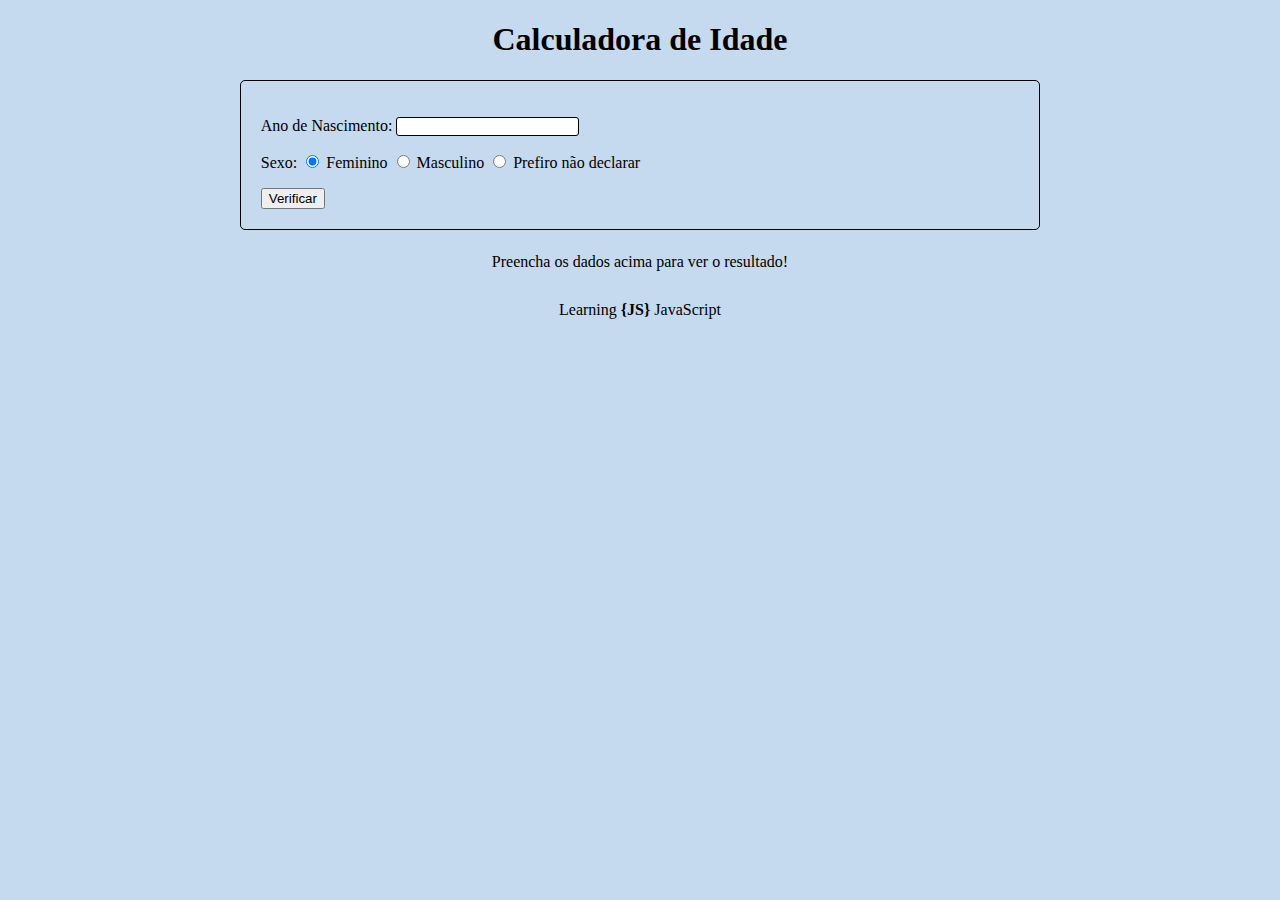
<file: calcularidade/index.html>
<!DOCTYPE html>
<html lang="pt-br">
<head>
    <meta charset="UTF-8">
    <meta name="viewport" content="width=device-width, initial-scale=1.0">
    <title>Aprendendo JavaScript</title>

    <link rel="stylesheet" href="style.css">

</head>
<body>
 
    <header id="header">
        <h1>Calculadora de Idade</h1>
    </header>

    <section>
        <div id="main-content">
            <p>Ano de Nascimento:
                <input type="number" nome="txtano" id="txtano" min="0">
            </p>
            <p> Sexo:
                <input type="radio" name="radsex" id="fem" checked>
                <label for="fem">Feminino</label>
                <input type="radio" name="radsex" id="mas">
                <label for="mas">Masculino</label>
                <input type="radio" name="radsex" id="oth">
                <label for="oth">Prefiro não declarar</label>
            </p>
        
            </p>
            <input type="button" value="Verificar" onclick="verificar()">
        </div>
        <div id="res">
            Preencha os dados acima para ver o resultado!
        </div>
    </section>

    <footer>
        <p>Learning <strong>{JS}</strong> JavaScript</p>
    </footer>

    <script src="script.js"> </script>
</body>
</html>
</file>
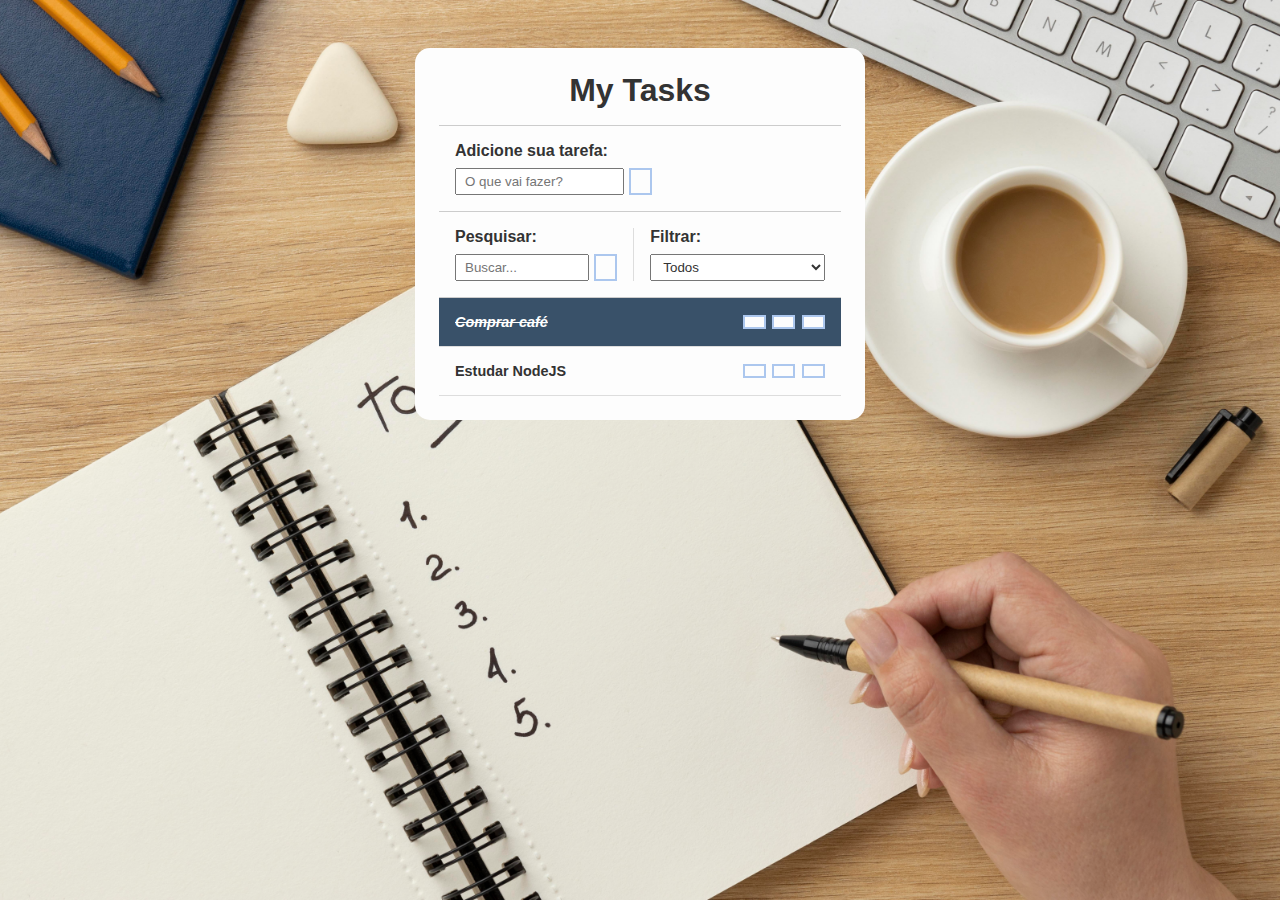
<file: todoList/index.html>
<!DOCTYPE html>
<html lang="pt-br">
    <head>
        <meta charset="UTF-8">
        <meta name="viewport" content="width=device-width, initial-scale=1.0">
        <title>Projeto JS</title>
        <!--CSS do projeto-->
        <link rel="stylesheet" href="css/style.css">
        <link rel="stylesheet" href="https://cdnjs.cloudflare.com/ajax/libs/font-awesome/6.4.2/css/all.min.css" integrity="sha512-z3gLpd7yknf1YoNbCzqRKc4qyor8gaKU1qmn+CShxbuBusANI9QpRohGBreCFkKxLhei6S9CQXFEbbKuqLg0DA==" crossorigin="anonymous" referrerpolicy="no-referrer" />

    <!--JS do projeto-->
        <script src="js/script.js" defer></script>

    </head>
        <body>
                    <div class="todo-container"> 
                <header>
                    <h1>My Tasks</h1>
                </header>
                <form id="todo-form">
                    <p>Adicione sua tarefa: </p>
                    <div class="form-control">
                        <input type="text" id="todo-input" placeholder="O que vai fazer?">
                        <button type="submit">
                            <i class="fa-thin fa-plus"></i> <!--Cria o ícone com '+' usando o 'font-awesome' importado acima-->
                        </button>
                    </div>
                </form>
                <form id="edit-form" class="hide">
                    <p>Edite a sua tarefa: </p>
                    <div class="form-control">
                        <input type="text" id="edit-input">
                        <button type="submit">
                            <i class="fa-solid fa-check-double"></i>
                        </button>
                    </div>
                    <button id="cancel-edit-btn">Cancelar</button>
                </form>
                <div id="toolbar">
                    <div id="search">
                        <h4>Pesquisar:</h4>
                        <form>
                            <input type="text" id="search-input" placeholder="Buscar...">
                            <button id="erase-button">
                                <i class="fa-solid fa-delete-left"></i>
                            </button>
                        </form>
                    </div>
                    <div id="filter">
                        <h4>Filtrar:</h4>
                        <select id="filter-select">
                            <option value="all">Todos</option>
                            <option value="done">Feitos</option>
                            <option value="todo">A fazer</option>
                        </select>

                    </div>
                </div>
                <div id="todo-list">
                    <div class="todo done">
                        <h3>Comprar café</h3>
                        <button class="finish-todo">
                            <i class="fa-solid fa-check"></i>
                        </button>
                        <button class="edit-todo">
                            <i class="fa-solid fa-pen"></i>
                        </button>
                        <button class="remove-todo">
                            <i class="fa-solid fa-xmark"></i>
                        </button>
                    </div>
                    <div class="todo">
                        <h3>Estudar NodeJS</h3>
                        <button class="finish-todo">
                            <i class="fa-solid fa-check"></i>
                        </button>
                        <button class="edit-todo">
                            <i class="fa-solid fa-pen"></i>
                        </button>
                        <button class="remove-todo">
                            <i class="fa-solid fa-xmark"></i>
                        </button>

                    </div>
                </div>
            </div>
        </body>
</html>
</file>
<file: calcularidade/style.css>
body{
background: rgb(197, 218, 238);

}

#header{
    text-align: center;
    margin: 10px auto;
}

div#res{
    text-align: center;
    margin: auto;
    padding-top: 10pt;
}

#txtano{
    border: 1px solid;
    border-radius: 3px;
}

#main-content{
    border: 1px solid;
    border-radius: 5px;
    width: 60%;
    margin: 10px auto;
    padding: 20px;
}

footer{
    text-align: center;
    margin: auto;
    padding-top: 10pt;
}
</file>
<file: todoList/css/style.css>
/*Geral - (reset das cfgs)*/
*{
    padding: 0;
    margin: 0;
    font-family: Helvetica;
    color: #333;
    box-sizing: border-box;
}

html{
    height: 100vh; /* Usa 100% da pag independente do tamanho*/
}

body{
    background-image: url("../img/caderno-plano-com-lista-de-tarefas-na-mesa.jpg");
    background-position: center;
    background-size: cover;
}

button{
    background-color: #fdfdfd;
    color: #5f9cf7;
    border: 2px solid #acc7ee;
    padding: .3rem .6rem;
    font-size: 1rem;
    cursor: pointer;
    display: flex;
    justify-content: center;
    align-items: center;
    transition: 0.4s;
}

button:hover{
    background-color: #102f5e;
    color: #fff;
}

button:hover > i{
    color: #fff;
}

button i{
    color: #5f9cf7;
    font-weight: bold;
    pointer-events: none;
}

input,
select{
    padding: 0.25rem 0.5rem;
}

.hide{
    display: none;
}

/*ToDo heador*/

.todo-container{
    max-width: 450px;
    margin: 3rem auto;
    background-color: #fdfdfd;
    padding: 1.5rem;
    border-radius: 15px;
}

.todo-container header{
    text-align: center;
    padding: 0 1rem 1rem;
    border-bottom: 1px solid #ccc;
}

/*ToDo form*/

#todo-form, #edit-form{
    padding: 1rem;
    border-bottom: 1px solid #ccc;
}

#todo-form p,
#edit-form p{
    margin-bottom: 0.5rem;
    font-weight: bold;
}

.form-control{
    display: flex;
}

.form-control input{
    margin-right: 0.3rem;
}

#cancel-edit-btn{
    margin-top: 1rem;
}

/*ToDo toolbar*/

#toolbar{
    padding: 1rem;
    border-bottom: 1px solid #ccc;
    display: flex;
}

#toolbar h4{
    margin-bottom: .5rem;
}

#search{
    border-right: 1px solid #ddd;
    padding-right: 1rem;
    margin-right: 1rem;
    width: 65%;
    display: flex;
    flex-direction: column;
}

#search form{
    display: flex;
}

#search input{
    width: 100%;
    margin-right: 0.3rem;
}

#filter{
width: 65%;
display: flex;
flex-direction: column;
}

#form select{
    flex: 1; /*ocupa toda area disponível*/
}

/*ToDo list*/

.todo{
    display: flex;
    justify-content: space-around;
    align-items: center;
    padding: 1rem;
    border-bottom: 1px solid #ddd;
    transition: .3s;
}

.todo h3{
    flex: 1;
    font-size: 0.9rem;
}

.todo button{
    margin-left: 0.4rem;
}

.done{
    background-color: #395169;
}

.done h3{
    color: #fff;
    text-decoration: line-through; /*texto riscado ao meio*/
    font-style: italic;
}
</file>
